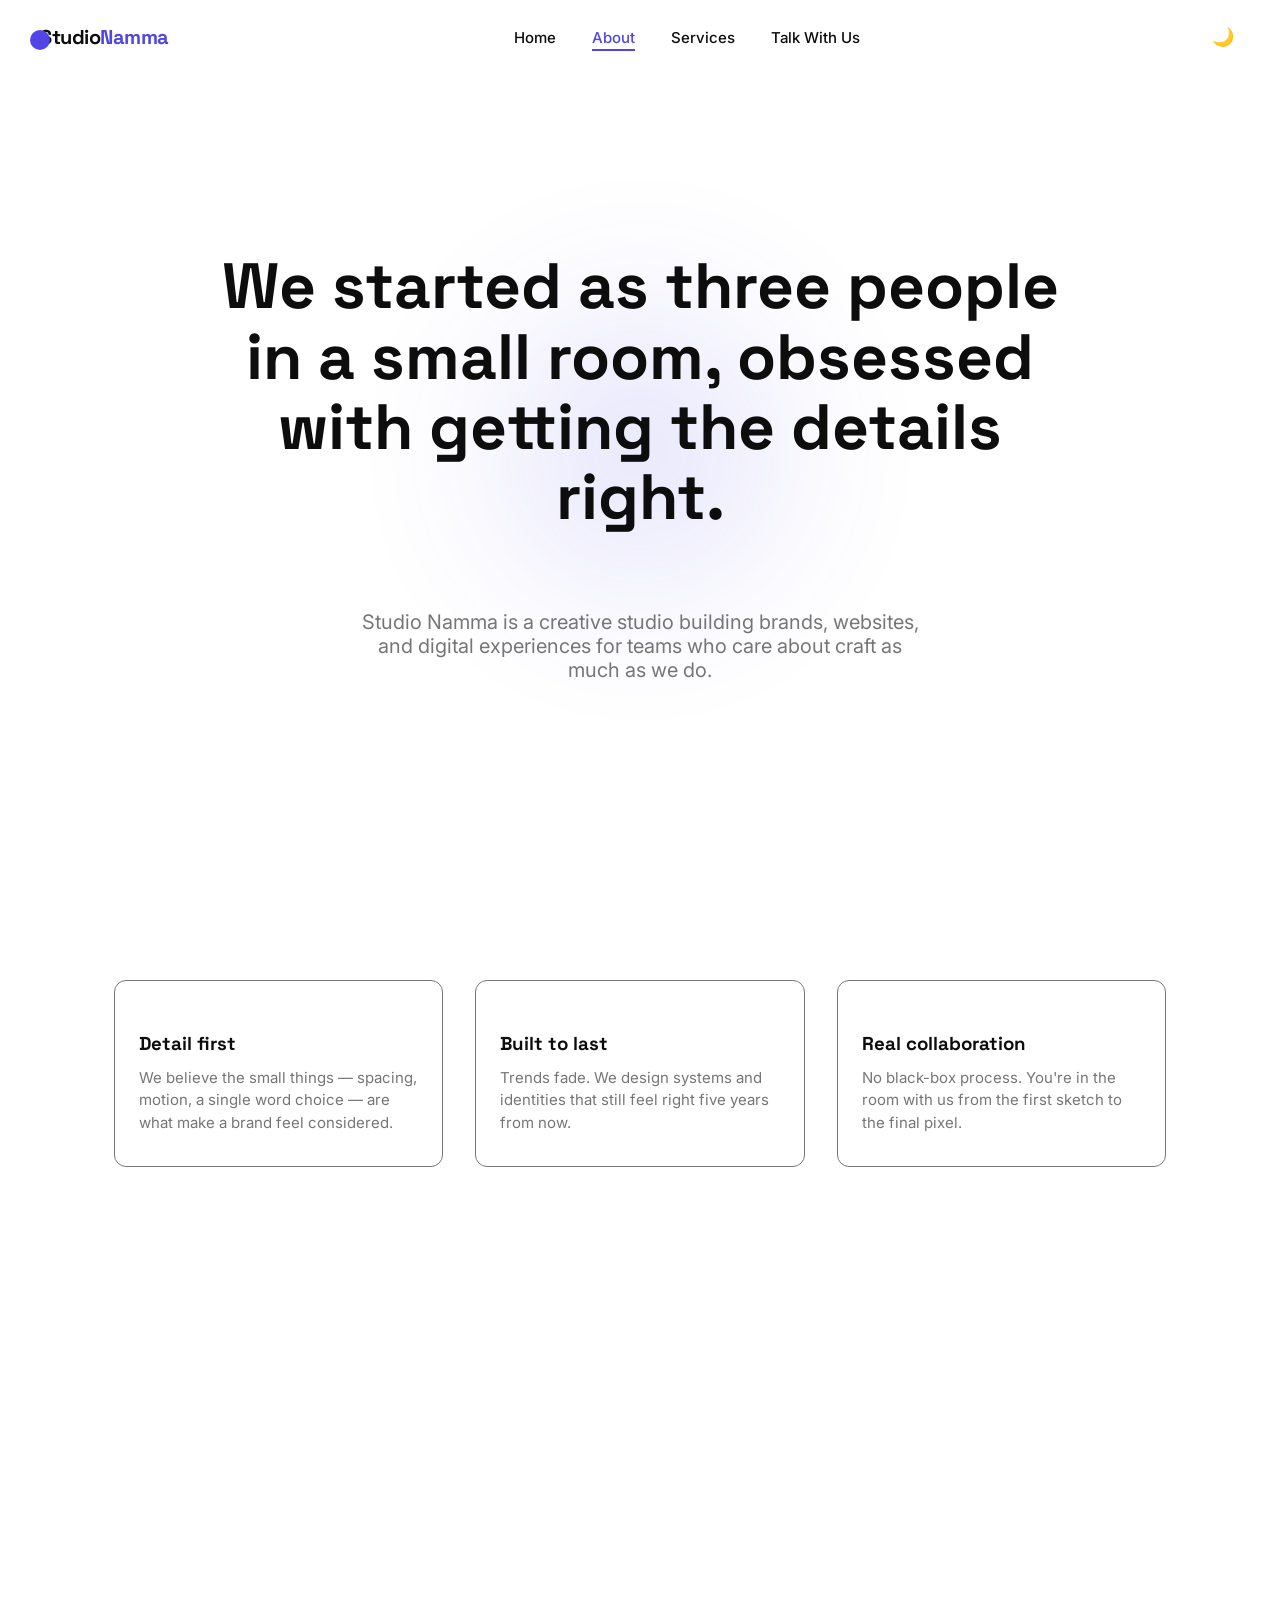
<file: about.html>
<!DOCTYPE html>
<html lang="en">

<head>
  <meta charset="UTF-8">
  <meta name="viewport" content="width=device-width, initial-scale=1.0">
  <title>Studio Namma — About</title>
  <link rel="stylesheet" href="./nav.css">
  <style>
    .intro-section h1 {
      font-size: 64px;
      line-height: 1.1;
      max-width: 900px;
    }

    .intro-section p {
      color: var(--gray);
      font-size: 20px;
      max-width: 560px;
      margin-top: 24px;
    }

    .principles {
      display: grid;
      grid-template-columns: repeat(3, 1fr);
      gap: 32px;
      max-width: 1100px;
      margin: 0 auto;
      padding: 80px 24px;
    }

    .card {
      border: 1.5px solid var(--gray);
      border-radius: 12px;
      padding: 32px 24px;
      transition: transform 0.35s cubic-bezier(0.65, 0, 0.35, 1), border-color 0.35s ease;
    }

    .card:hover {
      transform: translateY(-8px);
      border-color: var(--accent);
    }

    .card h3 {
      font-family: 'Space Grotesk', sans-serif;
      margin-bottom: 12px;
    }

    .card p {
      color: var(--gray);
      font-size: 15px;
      line-height: 1.5;
      margin: 0;
    }

    @media (max-width: 768px) {
      .intro-section h1 {
        font-size: 38px;
      }

      .principles {
        grid-template-columns: 1fr;
      }
    }
  </style>
</head>

<body>
  <div id="progress-bar"></div>

  <nav class="navbar" id="navbar">
    <a href="index.html" class="brand">Studio<span>Namma</span></a>

    <ul class="nav-menu" id="navMenu">
      <li><a href="index.html">Home</a></li>
      <li><a href="about.html">About</a></li>
      <li><a href="services.html">Services</a></li>
      <li><a href="contact.html">Talk With Us</a></li>
    </ul>

    <div class="nav-actions">
      <button id="themeSwitch" class="theme-switch" aria-label="Toggle dark mode">🌙</button>
      <button id="menuToggle" class="menu-toggle" aria-label="Open menu">
        <span></span><span></span><span></span>
      </button>
    </div>
  </nav>

  <div id="pointer"></div>

  <section class="section intro-section">
    <div class="glow"></div>
    <h1 class="animate">We started as three people in a small room, obsessed with getting the details right.</h1>
    <p class="reveal-up">Studio Namma is a creative studio building brands, websites, and digital experiences for teams who care about craft as much as we do.</p>
  </section>

  <section class="principles">
    <div class="card reveal-up">
      <h3>Detail first</h3>
      <p>We believe the small things — spacing, motion, a single word choice — are what make a brand feel considered.</p>
    </div>
    <div class="card reveal-up">
      <h3>Built to last</h3>
      <p>Trends fade. We design systems and identities that still feel right five years from now.</p>
    </div>
    <div class="card reveal-up">
      <h3>Real collaboration</h3>
      <p>No black-box process. You're in the room with us from the first sketch to the final pixel.</p>
    </div>
  </section>

  <section class="section">
    <h2 class="animate">We're a small team, and we like it that way.</h2>
  </section>

  <script src="./nav.js"></script>
</body>

</html>
</file>
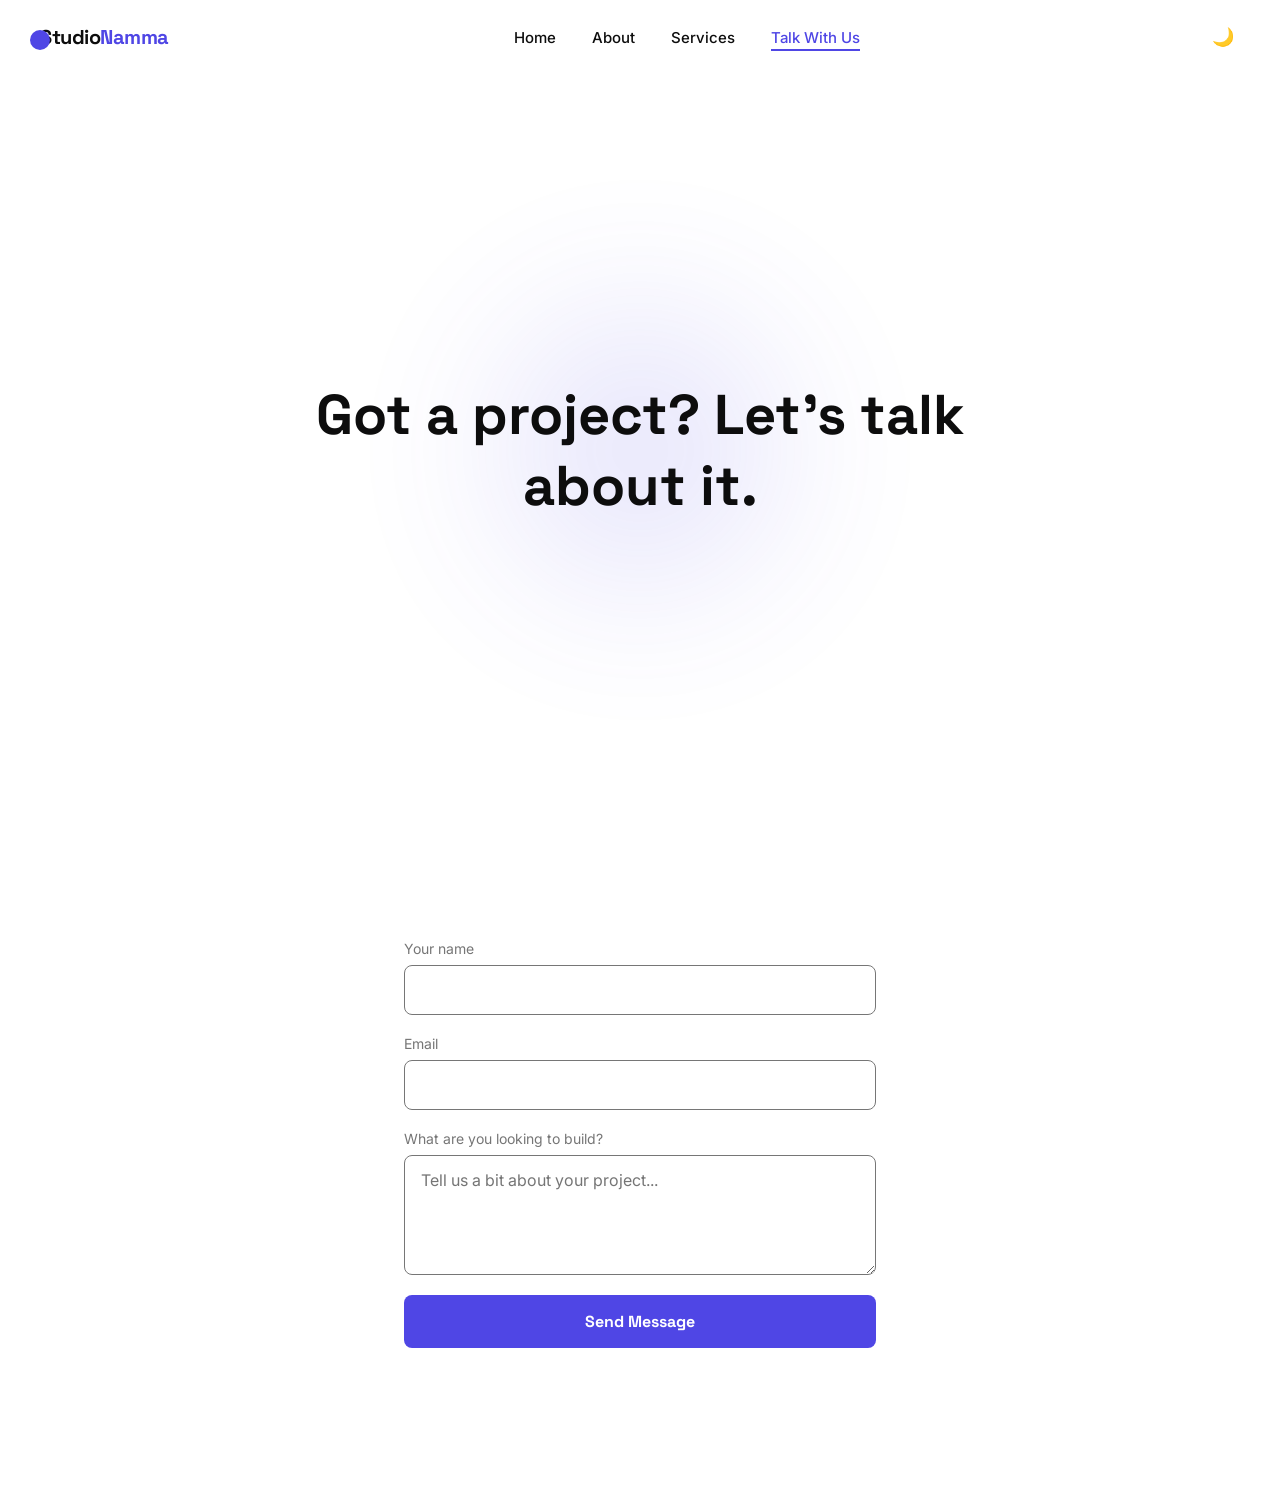
<file: contact.html>
<!DOCTYPE html>
<html lang="en">

<head>
  <meta charset="UTF-8">
  <meta name="viewport" content="width=device-width, initial-scale=1.0">
  <title>Studio Namma — Talk With Us</title>
  <link rel="stylesheet" href="./nav.css">
  <style>
    .intro-section h1 {
      font-size: 56px;
      max-width: 700px;
    }

    #greeting {
      color: var(--accent);
      font-size: 18px;
      margin-top: 12px;
      display: none;
    }

    .inquiry-form {
      max-width: 520px;
      margin: 0 auto;
      padding: 40px 24px 140px;
      display: flex;
      flex-direction: column;
      gap: 20px;
    }

    .field {
      display: flex;
      flex-direction: column;
      gap: 8px;
      text-align: left;
    }

    .field label {
      font-size: 14px;
      color: var(--gray);
    }

    .field input,
    .field textarea {
      font-family: 'Inter', sans-serif;
      font-size: 16px;
      padding: 14px 16px;
      border-radius: 8px;
      border: 1.5px solid var(--gray);
      background: transparent;
      color: var(--text);
      transition: border-color 0.3s cubic-bezier(0.65, 0, 0.35, 1), transform 0.2s ease;
    }

    .field input:focus,
    .field textarea:focus {
      outline: none;
      border-color: var(--accent);
      transform: scale(1.01);
    }

    .field textarea {
      resize: vertical;
      min-height: 120px;
    }

    .validation-msg {
      color: #e5484f;
      font-size: 13px;
      display: none;
    }

    .primary-action {
      font-family: 'Space Grotesk', sans-serif;
      font-size: 16px;
      font-weight: 700;
      background: var(--accent);
      color: white;
      border: none;
      padding: 16px;
      border-radius: 8px;
      cursor: pointer;
      transition: transform 0.3s cubic-bezier(0.65, 0, 0.35, 1), box-shadow 0.3s ease;
    }

    .primary-action:hover {
      transform: translateY(-3px);
      box-shadow: 0 10px 30px rgba(79, 70, 229, 0.35);
    }

    .primary-action:active {
      transform: translateY(0);
    }

    #confirmation {
      display: none;
      text-align: center;
      padding: 60px 24px 140px;
    }

    #confirmation h2 {
      color: var(--accent);
    }
  </style>
</head>

<body>
  <div id="progress-bar"></div>

  <nav class="navbar" id="navbar">
    <a href="index.html" class="brand">Studio<span>Namma</span></a>

    <ul class="nav-menu" id="navMenu">
      <li><a href="index.html">Home</a></li>
      <li><a href="about.html">About</a></li>
      <li><a href="services.html">Services</a></li>
      <li><a href="contact.html">Talk With Us</a></li>
    </ul>

    <div class="nav-actions">
      <button id="themeSwitch" class="theme-switch" aria-label="Toggle dark mode">🌙</button>
      <button id="menuToggle" class="menu-toggle" aria-label="Open menu">
        <span></span><span></span><span></span>
      </button>
    </div>
  </nav>

  <div id="pointer"></div>

  <section class="section intro-section">
    <div class="glow"></div>
    <h1 class="animate">Got a project? Let's talk about it.</h1>
    <p id="greeting"></p>
  </section>

  <form class="inquiry-form" id="inquiryForm">
    <div class="field reveal-up">
      <label for="nameInput">Your name</label>
      <input type="text" id="nameInput" >
      <span class="validation-msg" id="nameError">Please enter your name.</span>
    </div>

    <div class="field reveal-up">
      <label for="emailInput">Email</label>
      <input type="text" id="emailInput" >
      <span class="validation-msg" id="emailError">Please enter a valid email.</span>
    </div>

    <div class="field reveal-up">
      <label for="messageInput">What are you looking to build?</label>
      <textarea id="messageInput" placeholder="Tell us a bit about your project..."></textarea>
      <span class="validation-msg" id="messageError">Please write a short message.</span>
    </div>

    <button type="submit" class="primary-action pulse">Send Message</button>
  </form>

  <section id="confirmation">
    <h2 class="animate show">Thanks — we'll be in touch soon.</h2>
  </section>

  <script src="./nav.js"></script>

  <script>
    let nameInput = document.getElementById("nameInput");
    let emailInput = document.getElementById("emailInput");
    let messageInput = document.getElementById("messageInput");
    let inquiryForm = document.getElementById("inquiryForm");
    let confirmation = document.getElementById("confirmation");
    let greeting = document.getElementById("greeting");

    let savedName = localStorage.getItem("visitorName");

    if (savedName) {
      greeting.textContent = "Welcome back, " + savedName + "!";
      greeting.style.display = "block";
      nameInput.value = savedName;
    }

    inquiryForm.addEventListener("submit", (e) => {
      e.preventDefault();

      let isValid = true;

      if (nameInput.value.trim() === "") {
        document.getElementById("nameError").style.display = "block";
        isValid = false;
      } else {
        document.getElementById("nameError").style.display = "none";
      }

      if (emailInput.value.trim() === "" || emailInput.value.includes("@") === false) {
        document.getElementById("emailError").style.display = "block";
        isValid = false;
      } else {
        document.getElementById("emailError").style.display = "none";
      }

      if (messageInput.value.trim().length < 5) {
        document.getElementById("messageError").style.display = "block";
        isValid = false;
      } else {
        document.getElementById("messageError").style.display = "none";
      }

      if (isValid === true) {
        localStorage.setItem("visitorName", nameInput.value.trim());

        inquiryForm.style.display = "none";
        confirmation.style.display = "block";
      }
    });
  </script>
</body>

</html>
</file>
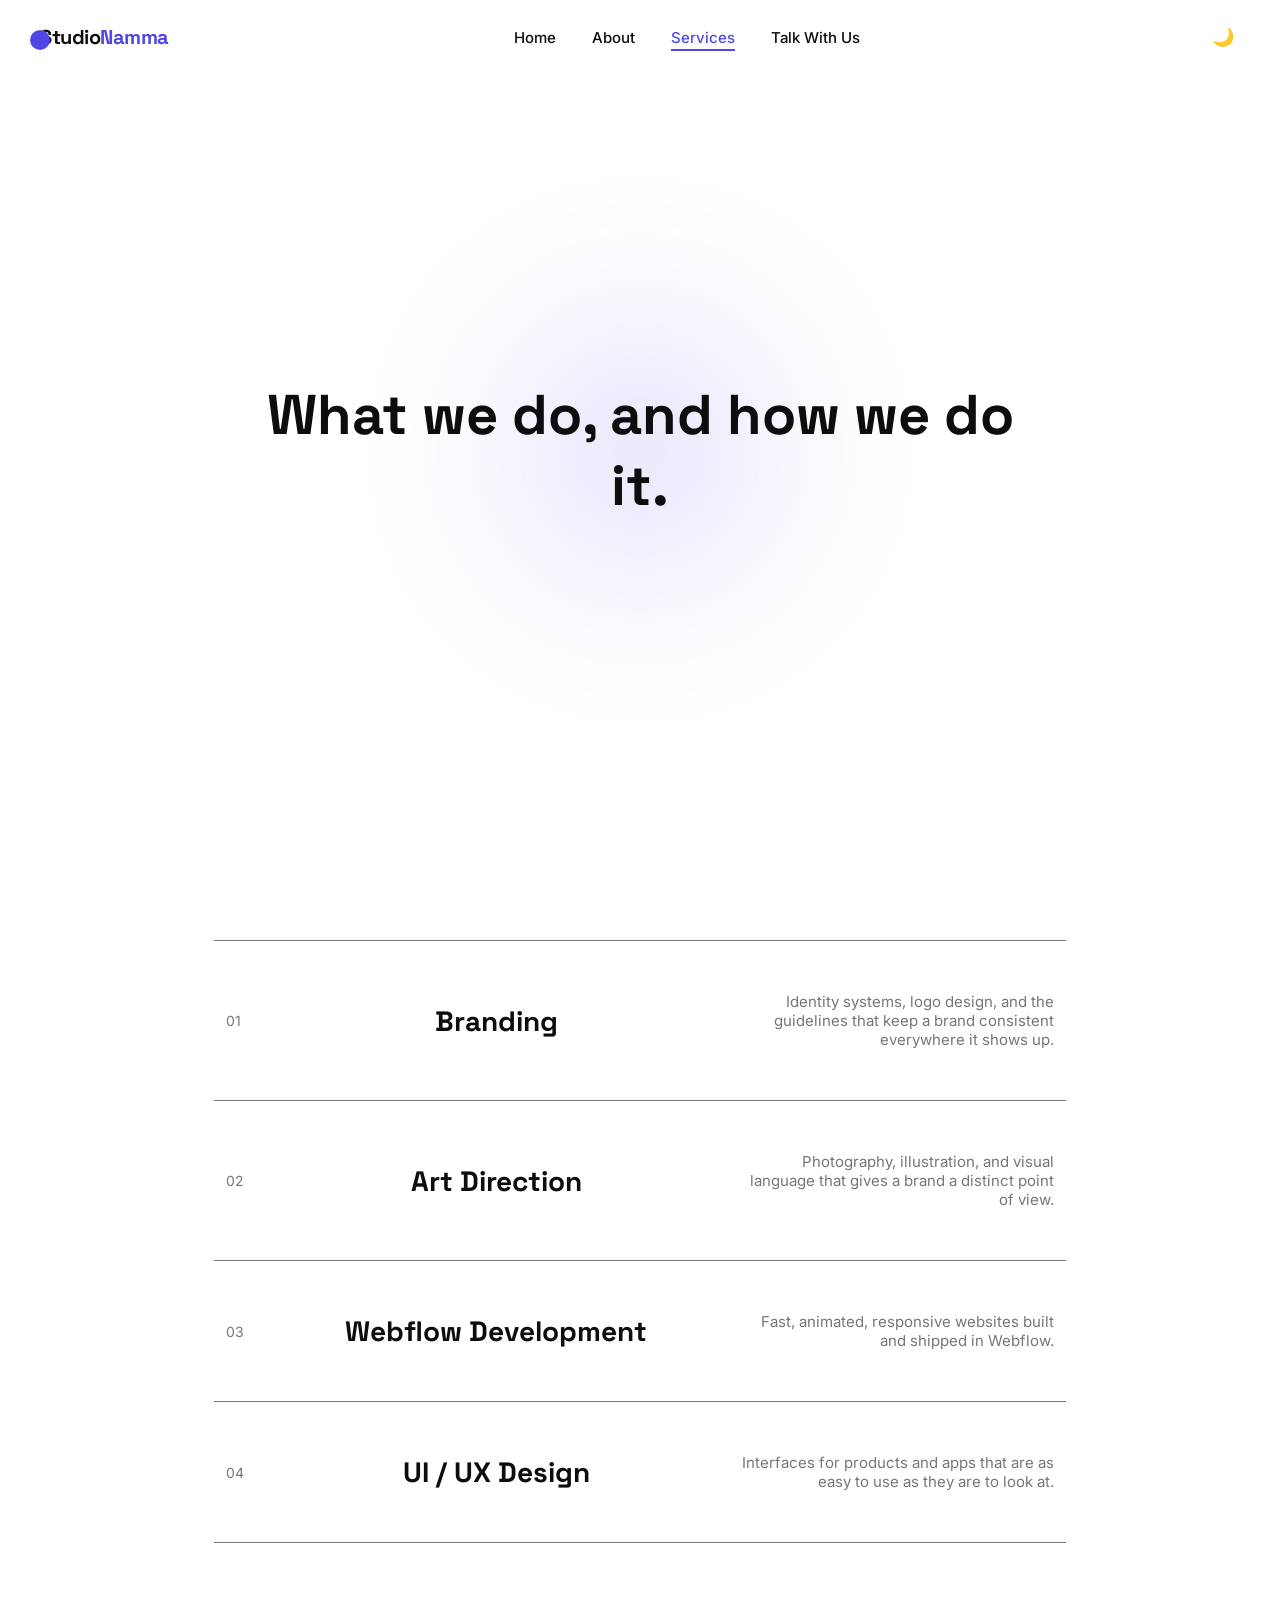
<file: services.html>
<!DOCTYPE html>
<html lang="en">

<head>
  <meta charset="UTF-8">
  <meta name="viewport" content="width=device-width, initial-scale=1.0">
  <title>Studio Namma — Services</title>
  <link rel="stylesheet" href="./nav.css">
  <style>
    .intro-section h1 {
      font-size: 56px;
      max-width: 800px;
    }

    .listing-group {
      max-width: 900px;
      margin: 0 auto;
      padding: 40px 24px 120px;
    }

    .listing-item {
      display: flex;
      justify-content: space-between;
      align-items: center;
      gap: 24px;
      padding: 36px 12px;
      border-bottom: 1.5px solid var(--gray);
      cursor: pointer;
      transition: padding-left 0.35s cubic-bezier(0.65, 0, 0.35, 1);
    }

    .listing-item:first-child {
      border-top: 1.5px solid var(--gray);
    }

    .listing-item:hover {
      padding-left: 24px;
    }

    .listing-item h3 {
      font-family: 'Space Grotesk', sans-serif;
      font-size: 28px;
      margin: 0;
      transition: color 0.3s ease;
    }

    .listing-item:hover h3 {
      color: var(--accent);
    }

    .listing-index {
      color: var(--gray);
      font-size: 14px;
      min-width: 32px;
    }

    .listing-detail {
      color: var(--gray);
      font-size: 15px;
      max-width: 320px;
      text-align: right;
    }

    @media (max-width: 768px) {
      .intro-section h1 {
        font-size: 34px;
      }

      .listing-item {
        flex-direction: column;
        align-items: flex-start;
        gap: 8px;
      }

      .listing-detail {
        text-align: left;
      }
    }
  </style>
</head>

<body>
  <div id="progress-bar"></div>

  <nav class="navbar" id="navbar">
    <a href="index.html" class="brand">Studio<span>Namma</span></a>

    <ul class="nav-menu" id="navMenu">
      <li><a href="index.html">Home</a></li>
      <li><a href="about.html">About</a></li>
      <li><a href="services.html">Services</a></li>
      <li><a href="contact.html">Talk With Us</a></li>
    </ul>

    <div class="nav-actions">
      <button id="themeSwitch" class="theme-switch" aria-label="Toggle dark mode">🌙</button>
      <button id="menuToggle" class="menu-toggle" aria-label="Open menu">
        <span></span><span></span><span></span>
      </button>
    </div>
  </nav>

  <div id="pointer"></div>

  <section class="section intro-section">
    <div class="glow"></div>
    <h1 class="animate">What we do, and how we do it.</h1>
  </section>

  <section class="listing-group">
    <div class="listing-item reveal-up">
      <span class="listing-index">01</span>
      <h3>Branding</h3>
      <p class="listing-detail">Identity systems, logo design, and the guidelines that keep a brand consistent everywhere it shows up.</p>
    </div>
    <div class="listing-item reveal-up">
      <span class="listing-index">02</span>
      <h3>Art Direction</h3>
      <p class="listing-detail">Photography, illustration, and visual language that gives a brand a distinct point of view.</p>
    </div>
    <div class="listing-item reveal-up">
      <span class="listing-index">03</span>
      <h3>Webflow Development</h3>
      <p class="listing-detail">Fast, animated, responsive websites built and shipped in Webflow.</p>
    </div>
    <div class="listing-item reveal-up">
      <span class="listing-index">04</span>
      <h3>UI / UX Design</h3>
      <p class="listing-detail">Interfaces for products and apps that are as easy to use as they are to look at.</p>
    </div>
  </section>

  <script src="./nav.js"></script>
</body>

</html>
</file>
<file: nav.css>
@import url('https://fonts.googleapis.com/css2?family=Space+Grotesk:wght@400;500;700&family=Inter:wght@400;500&display=swap');

:root {
  --bg: #ffffff;
  --text: #0d0d0d;
  --accent: #4f46e5;
  --gray: #767676;
  --nav-bg: rgba(255, 255, 255, 0.85);
}

html[data-theme="dark"] {
  --bg: #0d0d0d;
  --text: #ffffff;
  --gray: #a0a0a0;
  --nav-bg: rgba(13, 13, 13, 0.85);
}

* {
  box-sizing: border-box;
}

html {
  scroll-behavior: smooth;
}

body {
  margin: 0;
  font-family: 'Inter', sans-serif;
  background: var(--bg);
  color: var(--text);
  opacity: 0;
  animation: pageFadeIn 0.9s cubic-bezier(0.16, 1, 0.3, 1) forwards;
  transition: background 0.4s cubic-bezier(0.65, 0, 0.35, 1), color 0.4s cubic-bezier(0.65, 0, 0.35, 1);
}

@keyframes pageFadeIn {
  from {
    opacity: 0;
    transform: translateY(12px);
  }
  to {
    opacity: 1;
    transform: translateY(0);
  }
}

h1, h2, h3, .brand {
  font-family: 'Space Grotesk', sans-serif;
}

#progress-bar {
  position: fixed;
  top: 0;
  left: 0;
  height: 3px;
  width: 0%;
  background: var(--accent);
  z-index: 1200;
  transition: width 0.12s ease-out;
}

.navbar {
  position: fixed;
  top: 0;
  left: 0;
  width: 100%;
  display: flex;
  align-items: center;
  justify-content: space-between;
  padding: 24px 40px;
  z-index: 1000;
  background: transparent;
  transition: background 0.4s cubic-bezier(0.65, 0, 0.35, 1), padding 0.4s cubic-bezier(0.65, 0, 0.35, 1), backdrop-filter 0.4s ease;
}

.navbar.scrolled {
  background: var(--nav-bg);
  backdrop-filter: blur(10px);
  padding: 16px 40px;
  box-shadow: 0 1px 0 rgba(128, 128, 128, 0.15);
}

.brand {
  font-weight: 700;
  font-size: 20px;
  text-decoration: none;
  color: var(--text);
  letter-spacing: -0.5px;
  display: inline-block;
  transition: letter-spacing 0.3s cubic-bezier(0.65, 0, 0.35, 1);
}

.brand:hover {
  letter-spacing: 0.5px;
}

.brand span {
  color: var(--accent);
}

.nav-menu {
  display: flex;
  list-style: none;
  gap: 36px;
  margin: 0;
  padding: 0;
}

.nav-menu a {
  position: relative;
  text-decoration: none;
  color: var(--text);
  font-size: 15px;
  font-weight: 500;
  padding-bottom: 4px;
  transition: color 0.3s ease;
}

.nav-menu a::after {
  content: "";
  position: absolute;
  left: 0;
  bottom: 0;
  width: 100%;
  height: 2px;
  background: var(--accent);
  transform: scaleX(0);
  transform-origin: right;
  transition: transform 0.35s cubic-bezier(0.65, 0, 0.35, 1);
}

.nav-menu a:hover::after,
.nav-menu a.active::after {
  transform: scaleX(1);
  transform-origin: left;
}

.nav-menu a:hover {
  color: var(--accent);
}

.nav-menu a.active {
  color: var(--accent);
}

.nav-actions {
  display: flex;
  align-items: center;
  gap: 18px;
}

.theme-switch {
  border: none;
  background: none;
  font-size: 18px;
  cursor: pointer;
  line-height: 1;
  transition: transform 0.4s cubic-bezier(0.34, 1.56, 0.64, 1);
}

.theme-switch:hover {
  transform: scale(1.25) rotate(20deg);
}

.theme-switch:active {
  transform: scale(0.9) rotate(20deg);
}

.menu-toggle {
  display: none;
  flex-direction: column;
  justify-content: space-between;
  width: 26px;
  height: 18px;
  border: none;
  background: none;
  cursor: pointer;
  padding: 0;
  z-index: 1001;
}

.menu-toggle span {
  display: block;
  height: 2px;
  width: 100%;
  background: var(--text);
  border-radius: 2px;
  transition: transform 0.35s cubic-bezier(0.65, 0, 0.35, 1), opacity 0.25s ease;
}

.menu-toggle.open span:nth-child(1) {
  transform: translateY(8px) rotate(45deg);
}

.menu-toggle.open span:nth-child(2) {
  opacity: 0;
}

.menu-toggle.open span:nth-child(3) {
  transform: translateY(-8px) rotate(-45deg);
}

@media (max-width: 768px) {
  .menu-toggle {
    display: flex;
  }

  .nav-menu {
    position: fixed;
    top: 0;
    right: 0;
    height: 100vh;
    width: 70%;
    max-width: 320px;
    background: var(--bg);
    flex-direction: column;
    justify-content: center;
    align-items: flex-start;
    padding: 40px;
    gap: 28px;
    transform: translateX(100%);
    transition: transform 0.5s cubic-bezier(0.65, 0, 0.35, 1);
    box-shadow: -4px 0 30px rgba(0, 0, 0, 0.15);
  }

  .nav-menu.open {
    transform: translateX(0);
  }

  .nav-menu li {
    opacity: 0;
    transform: translateY(12px);
    transition: opacity 0.4s ease, transform 0.4s ease;
  }

  .nav-menu.open li {
    opacity: 1;
    transform: translateY(0);
  }

  .nav-menu.open li:nth-child(1) { transition-delay: 0.1s; }
  .nav-menu.open li:nth-child(2) { transition-delay: 0.18s; }
  .nav-menu.open li:nth-child(3) { transition-delay: 0.26s; }
  .nav-menu.open li:nth-child(4) { transition-delay: 0.34s; }

  .nav-menu a {
    font-size: 22px;
  }
}

.section {
  position: relative;
  display: flex;
  flex-direction: column;
  align-items: center;
  justify-content: center;
  min-height: 100vh;
  text-align: center;
  padding: 100px 24px;
  overflow: hidden;
}

.animate {
  transform: rotateX(90deg);
  transition: transform 1s cubic-bezier(0.65, 0, 0.35, 1);
  transform-origin: bottom;
  text-align: center;
}

.animate.show {
  transform: rotateX(0deg);
}

.reveal-up {
  opacity: 0;
  transform: translateY(36px);
  transition: opacity 0.8s cubic-bezier(0.16, 1, 0.3, 1), transform 0.8s cubic-bezier(0.16, 1, 0.3, 1);
  transition-delay: var(--reveal-delay, 0s);
}

.reveal-up.show {
  opacity: 1;
  transform: translateY(0);
}

.glow {
  position: absolute;
  width: 420px;
  height: 420px;
  border-radius: 50%;
  background: radial-gradient(circle, var(--accent) 0%, transparent 70%);
  opacity: 0.18;
  filter: blur(70px);
  animation: floatGlow 9s ease-in-out infinite;
  pointer-events: none;
  z-index: 0;
}

@keyframes floatGlow {
  0%, 100% {
    transform: translate(0, 0) scale(1);
  }
  50% {
    transform: translate(40px, -50px) scale(1.15);
  }
}

.section > *:not(.glow) {
  position: relative;
  z-index: 1;
}

@keyframes gentlePulse {
  0%, 100% {
    box-shadow: 0 0 0 0 rgba(79, 70, 229, 0.35);
  }
  50% {
    box-shadow: 0 0 0 14px rgba(79, 70, 229, 0);
  }
}

.pulse {
  animation: gentlePulse 2.4s ease-in-out infinite;
}

.pulse:hover {
  animation: none;
}

#pointer {
  position: fixed;
  left: 0;
  top: 0;
  width: 20px;
  height: 20px;
  background: var(--accent);
  border-radius: 50%;
  pointer-events: none;
  transform: translate(150%, 150%);
  z-index: 9999;
  transition: width 0.3s cubic-bezier(0.65, 0, 0.35, 1), height 0.3s cubic-bezier(0.65, 0, 0.35, 1), background 0.3s ease, border 0.3s ease;
}

#pointer.pointer-expand {
  width: 46px;
  height: 46px;
  background: rgba(79, 70, 229, 0.18);
  border: 1.5px solid var(--accent);
}

@media (max-width: 768px) {
  #pointer {
    display: none;
  }
}
</file>
